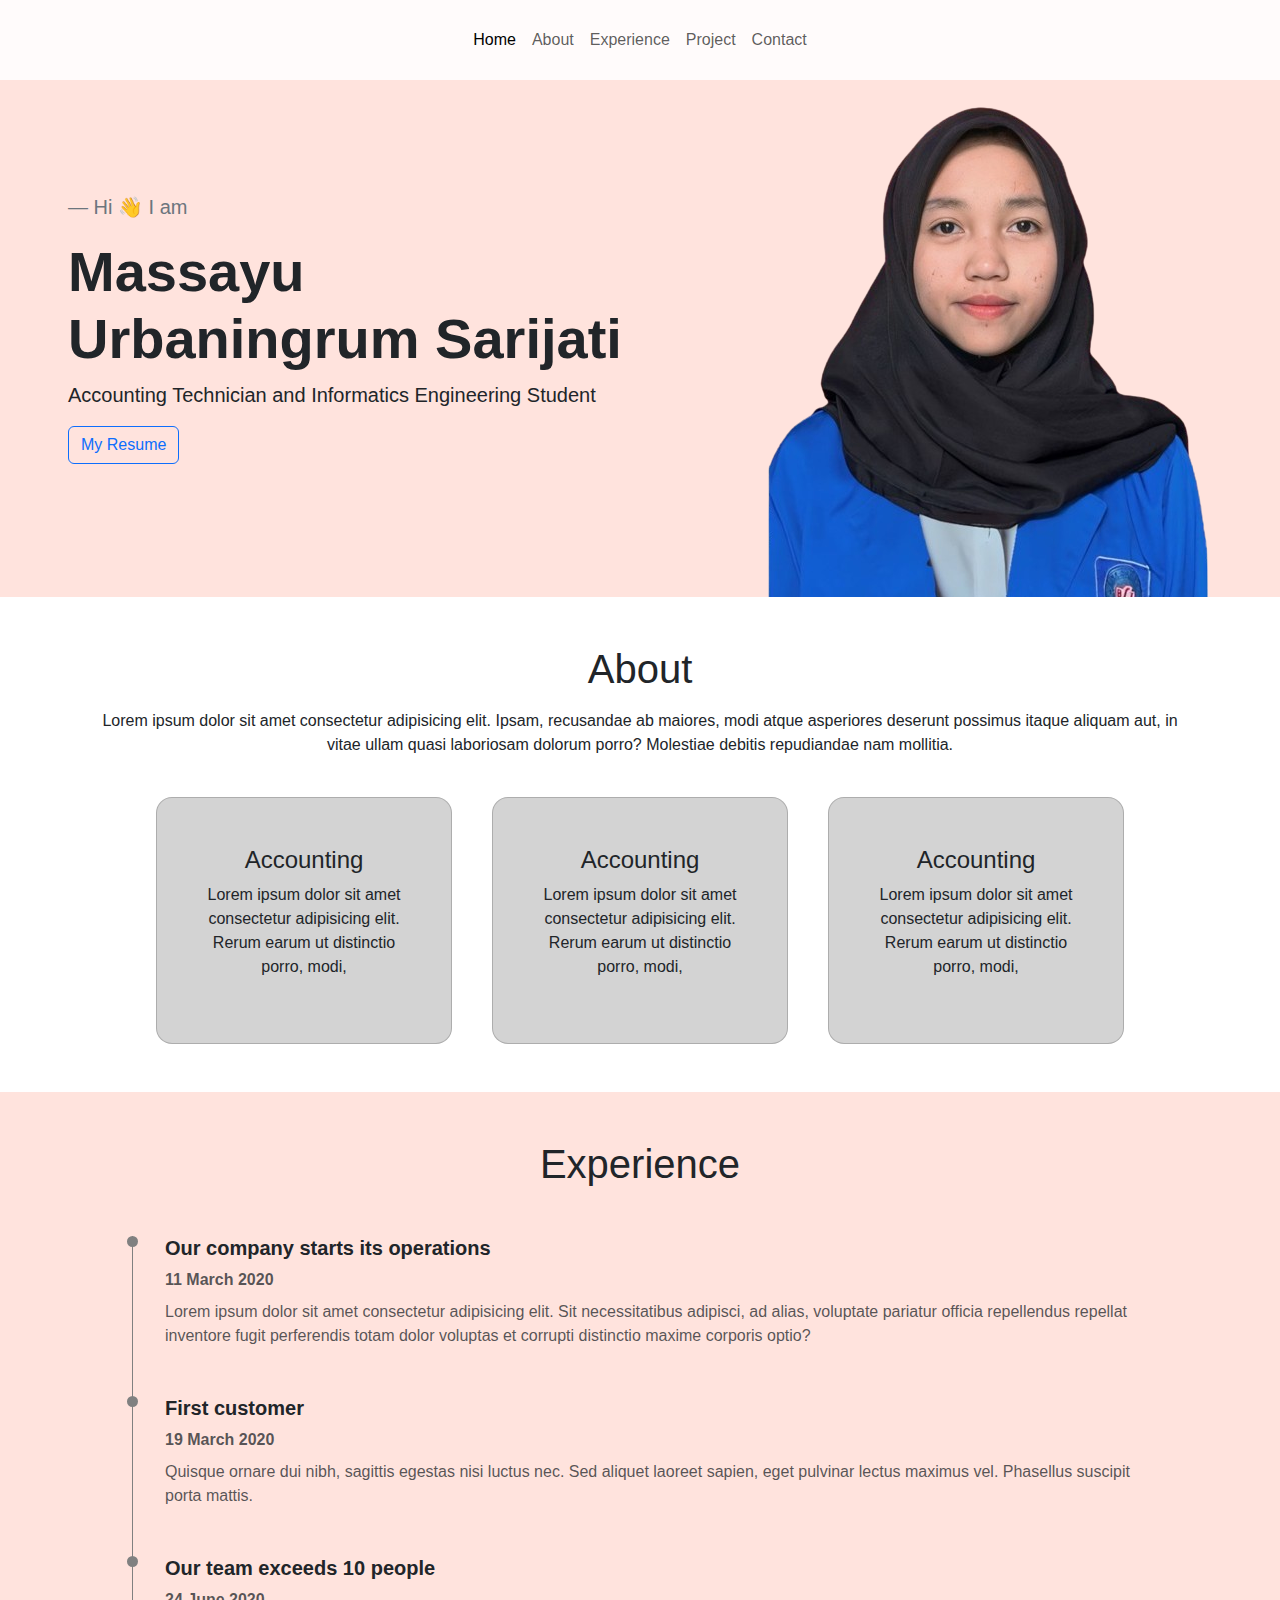
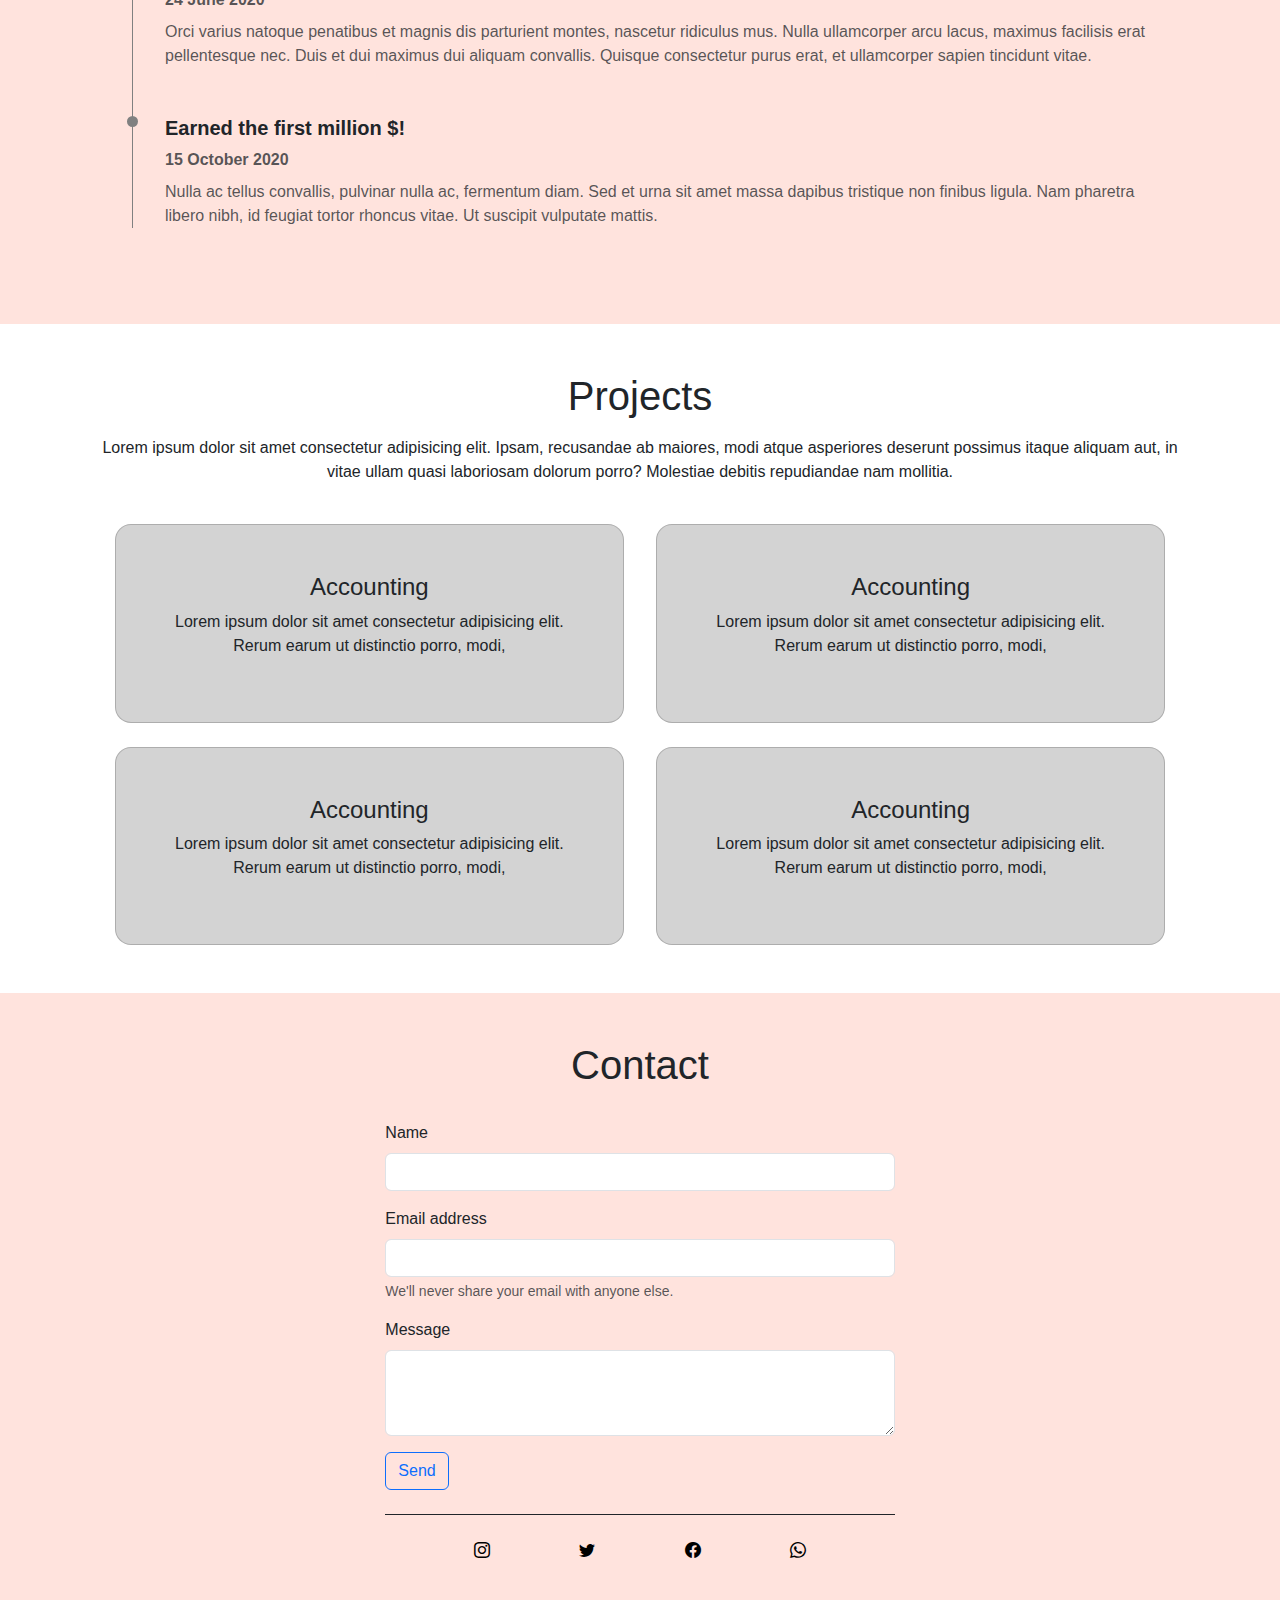
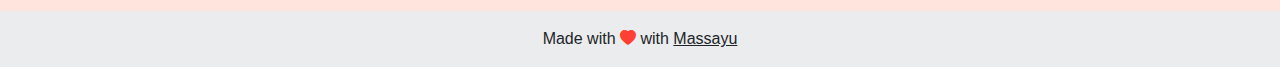
<file: index.html>
<!DOCTYPE html>
<html lang="en">

<head>
    <meta charset="UTF-8">
    <meta name="viewport" content="width=device-width, initial-scale=1.0">
    <title>Massayu | Portofolio</title>
    <!-- Bootstrap CSS -->
    <link href="https://cdn.jsdelivr.net/npm/bootstrap@5.3.3/dist/css/bootstrap.min.css" rel="stylesheet"
        integrity="sha384-QWTKZyjpPEjISv5WaRU9OFeRpok6YctnYmDr5pNlyT2bRjXh0JMhjY6hW+ALEwIH" crossorigin="anonymous">
    <!-- Bootstrap Icon -->
    <link rel="stylesheet" href="https://cdn.jsdelivr.net/npm/bootstrap-icons@1.11.3/font/bootstrap-icons.min.css">
    <!-- Custom CSS -->
    <link rel="stylesheet" href="style.css">
</head>

<body>
    <header>
        <nav class="navbar fixed-top navbar-expand-lg bg-body-tertiary py-3">
            <div class="container-fluid">
                <button class="navbar-toggler" type="button" data-bs-toggle="collapse"
                    data-bs-target="#navbarNavAltMarkup" aria-controls="navbarNavAltMarkup" aria-expanded="false"
                    aria-label="Toggle navigation">
                    <span class="navbar-toggler-icon"></span>
                </button>
                <div class="collapse navbar-collapse py-lg-1 d-lg-flex justify-content-center" id="navbarNavAltMarkup">
                    <div class="navbar-nav">
                        <a class="nav-link active" href="#home">Home</a>
                        <a class="nav-link" href="#about">About</a>
                        <a class="nav-link" href="#experience">Experience</a>
                        <a class="nav-link" href="#projects">Project</a>
                        <a class="nav-link" href="#contact">Contact</a>
                    </div>
                </div>
            </div>
        </nav>
    </header>
    <main>
        <section id="home" class="container-fluid d-flex flex-column justify-content-center">
            <div class="row pt-5 pt-lg-0 mx-5">
                <div class="col p-2 d-flex justify-content-center align-items-start flex-column">
                    <p class="fs-5 text-secondary blockquote-footer">Hi 👋 I am</p>
                    <h1 class="fw-bold display-4 ">Massayu Urbaningrum Sarijati </h1>
                    <p class="lead">Accounting Technician and Informatics Engineering Student</p>
                    <a href="">
                        <button type="button" class="btn btn-outline-primary">My Resume</button>
                    </a>
                </div>
                <div class="col px-2 pt-3 d-flex justify-content-center justify-content-lg-end">
                    <img src="img/massayuclear.png" alt="">
                </div>
            </div>
        </section>
        <section id="about" class="container-fluid mt-5">
            <div class="row d-flex justify-content-center">
                <div class="col px-5 text-center">
                    <h1 class="fw-normal">About</h1>
                    <p class="px-0 mt-3 px-lg-5">Lorem ipsum dolor sit amet consectetur adipisicing elit. Ipsam,
                        recusandae
                        ab maiores, modi atque asperiores deserunt possimus itaque aliquam aut, in vitae ullam quasi
                        laboriosam dolorum porro? Molestiae debitis repudiandae nam mollitia.</p>
                </div>
            </div>
            <div class="row justify-content-center pt-4 gap-3">
                <div class="col-10 col-md-3">
                    <div class="card rounded-4">
                        <div class="card-body p-5">
                            <div class="card-text text-center">
                                <h4>Accounting</h4>
                                <p>
                                    Lorem ipsum dolor sit amet consectetur adipisicing elit. Rerum earum ut distinctio
                                    porro, modi,
                                </p>
                            </div>
                        </div>
                    </div>
                </div>
                <div class="col-10 col-md-3">
                    <div class="card rounded-4">
                        <div class="card-body p-5">
                            <div class="card-text text-center">
                                <h4>Accounting</h4>
                                <p>
                                    Lorem ipsum dolor sit amet consectetur adipisicing elit. Rerum earum ut distinctio
                                    porro, modi,
                                </p>
                            </div>
                        </div>
                    </div>
                </div>
                <div class="col-10 col-md-3">
                    <div class="card rounded-4">
                        <div class="card-body p-5">
                            <div class="card-text text-center">
                                <h4>Accounting</h4>
                                <p>
                                    Lorem ipsum dolor sit amet consectetur adipisicing elit. Rerum earum ut distinctio
                                    porro, modi,
                                </p>
                            </div>
                        </div>
                    </div>
                </div>
            </div>
        </section>
        <section id="experience" class="container-fluid mt-5 p-5">
            <div class="row d-flex justify-content-center">
                <div class="col px-5 text-center">
                    <h1 class="fw-normal">Experience</h1>
                </div>
            </div>
            <div class="row pt-3 px-5">
                <div class="col px-0 mt-4 px-md-5">
                    <ul class="timeline">
                        <li class="timeline-item mb-5">
                            <h5 class="fw-bold">Our company starts its operations</h5>
                            <p class="text-muted mb-2 fw-bold">11 March 2020</p>
                            <p class="text-muted">
                                Lorem ipsum dolor sit amet consectetur adipisicing elit. Sit
                                necessitatibus adipisci, ad alias, voluptate pariatur officia
                                repellendus repellat inventore fugit perferendis totam dolor
                                voluptas et corrupti distinctio maxime corporis optio?
                            </p>
                        </li>

                        <li class="timeline-item mb-5">
                            <h5 class="fw-bold">First customer</h5>
                            <p class="text-muted mb-2 fw-bold">19 March 2020</p>
                            <p class="text-muted">
                                Quisque ornare dui nibh, sagittis egestas nisi luctus nec. Sed
                                aliquet laoreet sapien, eget pulvinar lectus maximus vel.
                                Phasellus suscipit porta mattis.
                            </p>
                        </li>

                        <li class="timeline-item mb-5">
                            <h5 class="fw-bold">Our team exceeds 10 people</h5>
                            <p class="text-muted mb-2 fw-bold">24 June 2020</p>
                            <p class="text-muted">
                                Orci varius natoque penatibus et magnis dis parturient montes,
                                nascetur ridiculus mus. Nulla ullamcorper arcu lacus, maximus
                                facilisis erat pellentesque nec. Duis et dui maximus dui aliquam
                                convallis. Quisque consectetur purus erat, et ullamcorper sapien
                                tincidunt vitae.
                            </p>
                        </li>

                        <li class="timeline-item mb-5">
                            <h5 class="fw-bold">Earned the first million $!</h5>
                            <p class="text-muted mb-2 fw-bold">15 October 2020</p>
                            <p class="text-muted">
                                Nulla ac tellus convallis, pulvinar nulla ac, fermentum diam. Sed
                                et urna sit amet massa dapibus tristique non finibus ligula. Nam
                                pharetra libero nibh, id feugiat tortor rhoncus vitae. Ut suscipit
                                vulputate mattis.
                            </p>
                        </li>
                    </ul>

                </div>
            </div>
        </section>
        <section id="projects" class="container-fluid mt-5">
            <div class="row d-flex justify-content-center">
                <div class="col px-5 text-center">
                    <h1 class="fw-normal">Projects</h1>
                    <p class="px-0 mt-3 px-lg-5">Lorem ipsum dolor sit amet consectetur adipisicing elit. Ipsam,
                        recusandae
                        ab maiores, modi atque asperiores deserunt possimus itaque aliquam aut, in vitae ullam quasi
                        laboriosam dolorum porro? Molestiae debitis repudiandae nam mollitia.</p>
                </div>
            </div>
            <div class="row justify-content-center pt-4 row-gap-4 gap-2">
                <div class="col-10 col-md-5">
                    <div class="card rounded-4">
                        <div class="card-body p-5">
                            <div class="card-text text-center">
                                <h4>Accounting</h4>
                                <p>
                                    Lorem ipsum dolor sit amet consectetur adipisicing elit. Rerum earum ut distinctio
                                    porro, modi,
                                </p>
                            </div>
                        </div>
                    </div>
                </div>
                <div class="col-10 col-md-5">
                    <div class="card rounded-4">
                        <div class="card-body p-5">
                            <div class="card-text text-center">
                                <h4>Accounting</h4>
                                <p>
                                    Lorem ipsum dolor sit amet consectetur adipisicing elit. Rerum earum ut distinctio
                                    porro, modi,
                                </p>
                            </div>
                        </div>
                    </div>
                </div>
                <div class="col-10 col-md-5">
                    <div class="card rounded-4">
                        <div class="card-body p-5">
                            <div class="card-text text-center">
                                <h4>Accounting</h4>
                                <p>
                                    Lorem ipsum dolor sit amet consectetur adipisicing elit. Rerum earum ut distinctio
                                    porro, modi,
                                </p>
                            </div>
                        </div>
                    </div>
                </div>
                <div class="col-10 col-md-5">
                    <div class="card rounded-4">
                        <div class="card-body p-5">
                            <div class="card-text text-center">
                                <h4>Accounting</h4>
                                <p>
                                    Lorem ipsum dolor sit amet consectetur adipisicing elit. Rerum earum ut distinctio
                                    porro, modi,
                                </p>
                            </div>
                        </div>
                    </div>
                </div>
            </div>
        </section>
        <section id="contact" class="container-fluid mt-5 pb-5">
            <div class="row d-flex justify-content-center">
                <div class="col px-5 text-center">
                    <h1 class="fw-normal mt-5">Contact</h1>
                </div>
            </div>
            <div class="row justify-content-center pt-4 gap-2">
                <div class="col-10 col-md-5">
                    <form class="pb-4 border-bottom border-dark" action="" method="post">
                        <div class="mb-3">
                            <label for="nameInput" class="form-label">Name</label>
                            <input type="text" class="form-control" id="nameInput" required>
                        </div>
                        <div class="mb-3">
                            <label for="emailInput" class="form-label">Email address</label>
                            <input type="email" class="form-control" id="emailInput" aria-describedby="emailHelp">
                            <div id="emailHelp" class="form-text">We'll never share your email with anyone else.</div>
                        </div>
                        <div class="mb-3">
                            <label for="message" class="form-label">Message</label>
                            <textarea class="form-control" id="message" rows="3"></textarea>
                        </div>
                        <button type="submit" class="btn-outline-primary btn">Send</button>
                    </form>
                    <div class="social d-flex pt-4 justify-content-evenly">
                        <a href="http://"><i class="bi bi-instagram"></i></a>
                        <a href="http://"><i class="bi bi-twitter"></i></a>
                        <a href="http://"><i class="bi bi-facebook"></i></a>
                        <a href="http://"><i class="bi bi-whatsapp"></i></a>
                    </div>
                </div>
            </div>
        </section>
    </main>
    <footer class="bg-body-tertiary text-center text-lg-start">
        <div class="text-center p-3" style="background-color: rgba(0, 0, 0, 0.05);">
            Made with <i class="bi bi-heart-fill"></i> with
            <a class="text-body" href="https://">Massayu</a>
        </div>
    </footer>


    <script src="https://cdn.jsdelivr.net/npm/bootstrap@5.3.3/dist/js/bootstrap.bundle.min.js"
        integrity="sha384-YvpcrYf0tY3lHB60NNkmXc5s9fDVZLESaAA55NDzOxhy9GkcIdslK1eN7N6jIeHz"
        crossorigin="anonymous"></script>
    <script>
        document.querySelectorAll('.nav-link').forEach(link => {
            link.addEventListener('click', () => {
                const navToggle = document.querySelector('.navbar-toggler');
                if (navToggle.getAttribute('aria-expanded') === 'true') {
                    navToggle.click();
                }
            });
        });

        document.querySelectorAll('a[href^="#"]').forEach(anchor => {
            anchor.addEventListener('click', function (e) {
                e.preventDefault();

                const offset = 75;

                const target = document.querySelector(this.getAttribute('href'));
                const targetPosition = target.getBoundingClientRect().top + window.pageYOffset;
                const offsetPosition = targetPosition - offset;

                window.scrollTo({
                    top: offsetPosition,
                    behavior: 'smooth'
                });
            });
        });

        window.addEventListener('scroll', () => {
            const sections = document.querySelectorAll('section');
            const navLinks = document.querySelectorAll('.navbar-nav a');

            sections.forEach(section => {
                const sectionTop = section.offsetTop;
                const sectionHeight = section.clientHeight;
                if (window.pageYOffset >= sectionTop - sectionHeight / 3) {
                    const sectionId = section.getAttribute('id');
                    navLinks.forEach(link => {
                        link.classList.remove('active');
                        if (link.getAttribute('href') === `#${sectionId}`) {
                            link.classList.add('active');
                        }
                    });
                }
            });
        });
    </script>
</body>

</html>
</file>
<file: style.css>
body {
    font-family: 'Gill Sans MT', sans-serif;
}

main {
    margin-top: 75px;
}

section:nth-child(odd) {
    background-color: #FFE3DD;
    overflow-x: hidden;
}

.navbar {
    background-color: #FFFBFB !important;
}

.card {
    background-color: #d3d3d3 !important;
    width: 
}

/* TIMELINE */
.timeline {
    border-left: 1px solid hsl(0, 0%, 50%);
    position: relative;
    list-style: none;
}

.timeline .timeline-item {
    position: relative;
}

.timeline .timeline-item:after {
    position: absolute;
    display: block;
    top: 0;
}

.timeline .timeline-item:after {
    background-color: hsl(0, 0%, 50%);
    left: -38px;
    border-radius: 50%;
    height: 11px;
    width: 11px;
    content: "";
}
/* End TIMELINE */

.social a{
    color: black;
}

footer i {
    color: #ff4033;
}
</file>
